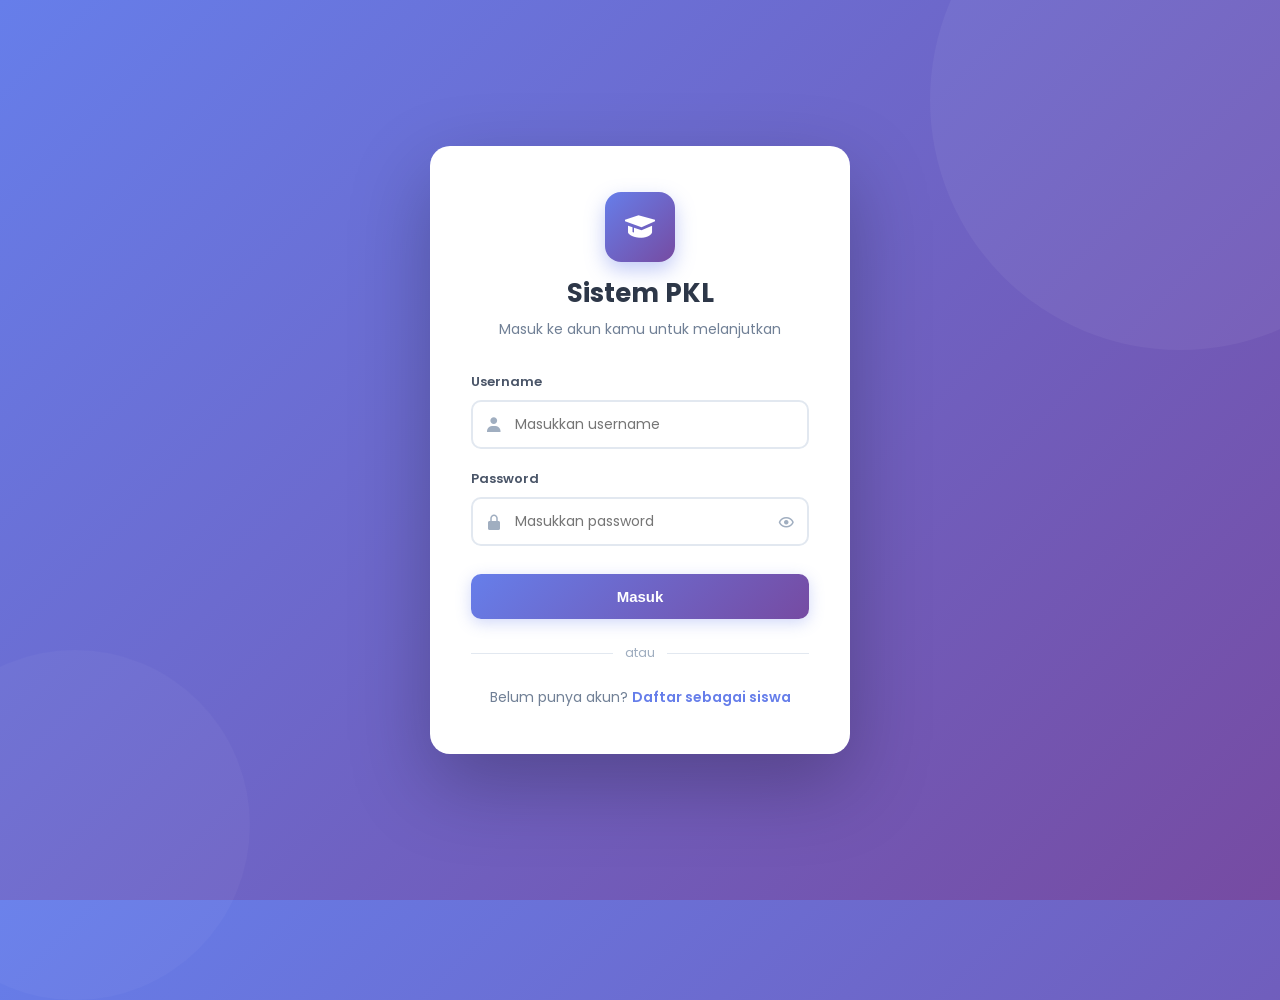
<file: index.html>
<!DOCTYPE html>
<html lang="id">
<head>
    <meta charset="UTF-8">
    <meta name="viewport" content="width=device-width, initial-scale=1.0">
    <title>Login - Sistem PKL</title>
    <link href='https://unpkg.com/boxicons@2.0.9/css/boxicons.min.css' rel='stylesheet'>
    <link href='https://fonts.googleapis.com/css2?family=Poppins:wght@300;400;500;600;700&display=swap' rel='stylesheet'>
    <style>
        * { margin: 0; padding: 0; box-sizing: border-box; }
        
        body { 
            font-family: 'Poppins', sans-serif; 
            background: linear-gradient(135deg, #667eea 0%, #764ba2 100%); 
            min-height: 100vh; 
            display: flex; 
            align-items: center; 
            justify-content: center;
            position: relative;
            overflow: hidden;
            padding: 20px;
        }
        
        /* Background Decoration */
        body::before {
            content: '';
            position: absolute;
            width: 500px;
            height: 500px;
            background: rgba(255,255,255,0.05);
            border-radius: 50%;
            top: -150px;
            right: -150px;
            animation: float 6s ease-in-out infinite;
        }
        
        body::after {
            content: '';
            position: absolute;
            width: 350px;
            height: 350px;
            background: rgba(255,255,255,0.03);
            border-radius: 50%;
            bottom: -100px;
            left: -100px;
            animation: float 8s ease-in-out infinite;
        }
        
        @keyframes float {
            0%, 100% { transform: translateY(0px); }
            50% { transform: translateY(-20px); }
        }
        
        @keyframes fadeInUp {
            from {
                opacity: 0;
                transform: translateY(30px);
            }
            to {
                opacity: 1;
                transform: translateY(0);
            }
        }
        
        .login-box { 
            background: white; 
            border-radius: 20px; 
            padding: 45px 40px; 
            width: 100%; 
            max-width: 420px; 
            box-shadow: 0 30px 80px rgba(0,0,0,0.25);
            position: relative;
            z-index: 1;
            animation: fadeInUp 0.6s ease;
            border: 1px solid rgba(255,255,255,0.18);
        }
        
        /* Logo & Branding */
        .logo { 
            text-align: center; 
            margin-bottom: 24px; 
        }
        
        .logo-icon {
            width: 70px;
            height: 70px;
            background: linear-gradient(135deg, #667eea 0%, #764ba2 100%);
            border-radius: 16px;
            display: inline-flex;
            align-items: center;
            justify-content: center;
            margin-bottom: 12px;
            box-shadow: 0 8px 20px rgba(102, 126, 234, 0.4);
        }
        
        .logo-icon i { 
            font-size: 36px; 
            color: white;
        }
        
        .login-box h2 { 
            text-align: center; 
            color: #2d3748; 
            margin-bottom: 6px; 
            font-size: 26px;
            font-weight: 700;
        }
        
        .login-box p { 
            text-align: center; 
            color: #718096; 
            font-size: 14px; 
            margin-bottom: 32px;
            font-weight: 400;
        }
        
        /* Alert Messages */
        .alert-error, .alert-success { 
            padding: 12px 16px; 
            border-radius: 10px; 
            font-size: 13px; 
            margin-bottom: 20px;
            display: flex;
            align-items: center;
            gap: 10px;
            animation: fadeInUp 0.4s ease;
        }
        
        .alert-error {
            background: #fee; 
            color: #c53030;
            border-left: 4px solid #c53030;
        }
        
        .alert-success {
            background: #e6fffa; 
            color: #047857;
            border-left: 4px solid #047857;
        }
        
        .alert-error i, .alert-success i { font-size: 18px; }
        
        /* Form Styling */
        .form-group { 
            margin-bottom: 20px;
            position: relative;
        }
        
        .form-group label { 
            display: block; 
            font-size: 13px; 
            font-weight: 600; 
            color: #4a5568; 
            margin-bottom: 8px;
        }
        
        .input-wrapper {
            position: relative;
            display: flex;
            align-items: center;
        }
        
        .input-icon {
            position: absolute;
            left: 14px;
            color: #a0aec0;
            font-size: 18px;
            pointer-events: none;
            transition: color 0.3s;
        }
        
        .form-group input { 
            width: 100%; 
            padding: 12px 14px 12px 42px; 
            border: 2px solid #e2e8f0; 
            border-radius: 10px; 
            font-size: 14px; 
            outline: none; 
            transition: all 0.3s;
            font-family: 'Poppins', sans-serif;
        }
        
        .form-group input:focus { 
            border-color: #667eea;
            box-shadow: 0 0 0 4px rgba(102, 126, 234, 0.1);
        }
        
        .form-group input:focus + .input-icon {
            color: #667eea;
        }
        
        /* Password Toggle */
        .toggle-password {
            position: absolute;
            right: 14px;
            color: #a0aec0;
            font-size: 18px;
            cursor: pointer;
            transition: color 0.3s;
            z-index: 2;
        }
        
        .toggle-password:hover {
            color: #667eea;
        }
        
        /* Button */
        .btn-login { 
            width: 100%; 
            padding: 14px; 
            background: linear-gradient(135deg, #667eea 0%, #764ba2 100%); 
            color: white; 
            border: none; 
            border-radius: 10px; 
            font-size: 15px; 
            font-weight: 600; 
            cursor: pointer; 
            margin-top: 8px;
            transition: all 0.3s;
            box-shadow: 0 4px 15px rgba(102, 126, 234, 0.3);
            position: relative;
            overflow: hidden;
        }
        
        .btn-login:hover { 
            transform: translateY(-2px);
            box-shadow: 0 6px 20px rgba(102, 126, 234, 0.4);
        }
        
        .btn-login:active {
            transform: translateY(0);
        }
        
        .btn-login.loading {
            pointer-events: none;
            opacity: 0.8;
        }
        
        .btn-login .spinner {
            display: none;
            width: 16px;
            height: 16px;
            border: 2px solid rgba(255,255,255,0.3);
            border-top-color: white;
            border-radius: 50%;
            animation: spin 0.6s linear infinite;
            margin-left: 8px;
        }
        
        .btn-login.loading .spinner {
            display: inline-block;
        }
        
        @keyframes spin {
            to { transform: rotate(360deg); }
        }
        
        /* Links */
        .register-link { 
            text-align: center; 
            margin-top: 20px; 
            font-size: 14px; 
            color: #718096;
        }
        
        .register-link a { 
            color: #667eea; 
            font-weight: 600;
            text-decoration: none;
            transition: color 0.3s;
        }
        
        .register-link a:hover {
            color: #764ba2;
            text-decoration: underline;
        }
        
        /* Divider */
        .divider {
            display: flex;
            align-items: center;
            margin: 24px 0;
            color: #cbd5e0;
            font-size: 13px;
        }
        
        .divider::before,
        .divider::after {
            content: '';
            flex: 1;
            height: 1px;
            background: #e2e8f0;
        }
        
        .divider span {
            padding: 0 12px;
            color: #a0aec0;
        }
        
        /* Responsive */
        @media (max-width: 480px) {
            .login-box {
                padding: 35px 25px;
            }
            
            .login-box h2 {
                font-size: 22px;
            }
            
            body::before,
            body::after {
                display: none;
            }
        }
    </style>
</head>
<body>
    <div class="login-box">
        <!-- Logo & Branding -->
        <div class="logo">
            <div class="logo-icon">
                <i class='bx bxs-graduation'></i>
            </div>
            <h2>Sistem PKL</h2>
            <p>Masuk ke akun kamu untuk melanjutkan</p>
        </div>

        <!-- Alert Messages -->
        <div id="alertContainer"></div>

        <!-- Login Form -->
        <form action="login.php" method="POST" id="loginForm">
            <div class="form-group">
                <label for="username">Username</label>
                <div class="input-wrapper">
                    <input 
                        type="text" 
                        id="username" 
                        name="username" 
                        placeholder="Masukkan username" 
                        autocomplete="username"
                        required
                    >
                    <i class='bx bxs-user input-icon'></i>
                </div>
            </div>
            
            <div class="form-group">
                <label for="password">Password</label>
                <div class="input-wrapper">
                    <input 
                        type="password" 
                        id="password" 
                        name="password" 
                        placeholder="Masukkan password" 
                        autocomplete="current-password"
                        required
                    >
                    <i class='bx bxs-lock-alt input-icon'></i>
                    <i class='bx bx-show toggle-password' id="togglePassword"></i>
                </div>
            </div>
            
            <button type="submit" class="btn-login" id="btnLogin">
                <span>Masuk</span>
                <span class="spinner"></span>
            </button>
        </form>
        
        <div class="divider">
            <span>atau</span>
        </div>
        
        <div class="register-link">
            Belum punya akun? <a href="register.html">Daftar sebagai siswa</a>
        </div>
    </div>
    
    <script>
        // Show/Hide Password
        const togglePassword = document.getElementById('togglePassword');
        const passwordInput = document.getElementById('password');
        
        togglePassword.addEventListener('click', function() {
            const type = passwordInput.type === 'password' ? 'text' : 'password';
            passwordInput.type = type;
            this.classList.toggle('bx-show');
            this.classList.toggle('bx-hide');
        });
        
        // Form Loading State
        const loginForm = document.getElementById('loginForm');
        const btnLogin = document.getElementById('btnLogin');
        
        loginForm.addEventListener('submit', function() {
            btnLogin.classList.add('loading');
            btnLogin.querySelector('span').textContent = 'Memproses...';
        });
        
        // Display Alert from URL Parameter
        const urlParams = new URLSearchParams(window.location.search);
        const error = urlParams.get('error');
        const success = urlParams.get('success');
        const alertContainer = document.getElementById('alertContainer');
        
        if (error) {
            let message = 'Terjadi kesalahan, coba lagi.';
            if (error === 'wrong_password') message = 'Password yang Anda masukkan salah. Silakan coba lagi.';
            else if (error === 'user_not_found') message = 'Username tidak ditemukan. Periksa kembali username Anda.';
            
            alertContainer.innerHTML = `
                <div class="alert-error">
                    <i class='bx bxs-error-circle'></i>
                    <span>${message}</span>
                </div>
            `;
        }
        
        if (success === 'registered') {
            alertContainer.innerHTML = `
                <div class="alert-success">
                    <i class='bx bxs-check-circle'></i>
                    <span>Pendaftaran berhasil! Silakan login dengan akun Anda.</span>
                </div>
            `;
        }
        
        // Input Focus Animation
        const inputs = document.querySelectorAll('.form-group input');
        inputs.forEach(input => {
            input.addEventListener('focus', function() {
                this.parentElement.querySelector('.input-icon').style.color = '#667eea';
            });
            
            input.addEventListener('blur', function() {
                if (!this.value) {
                    this.parentElement.querySelector('.input-icon').style.color = '#a0aec0';
                }
            });
        });
    </script>
</body>
</html>
</file>
